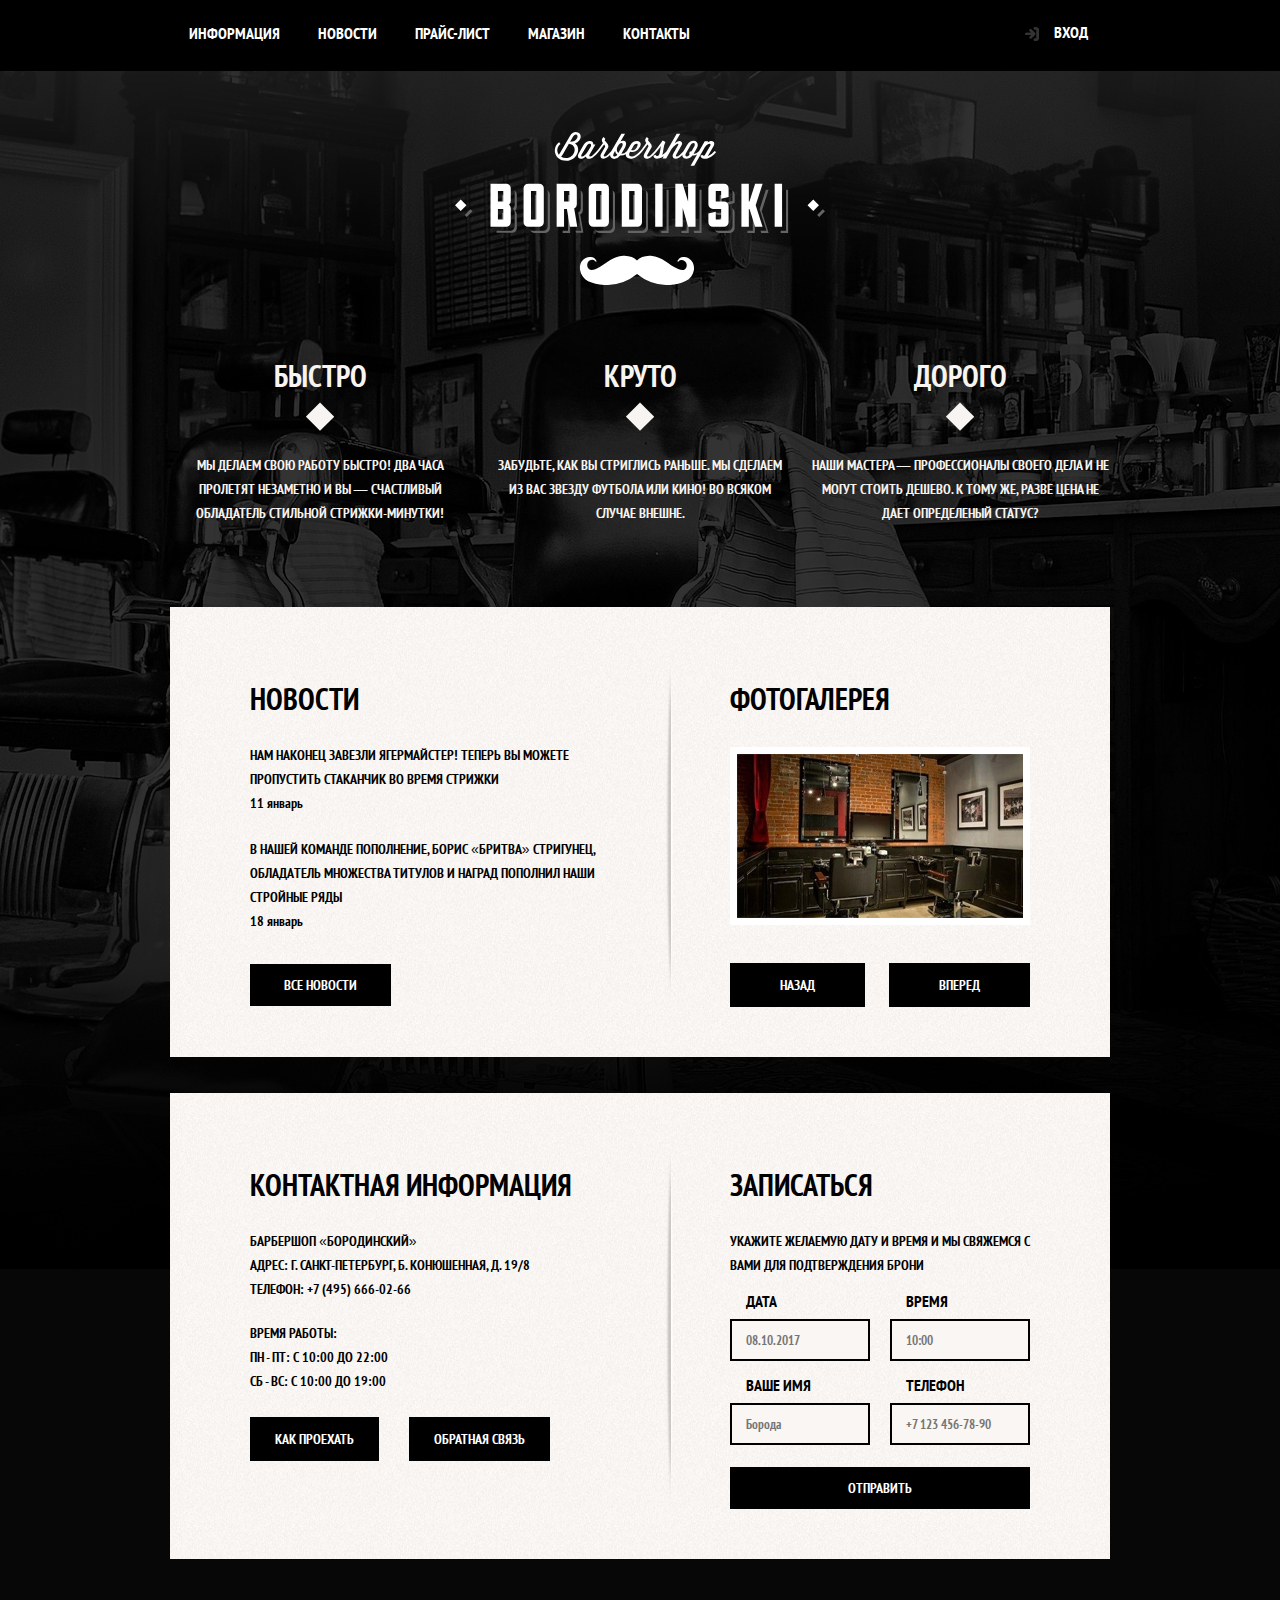
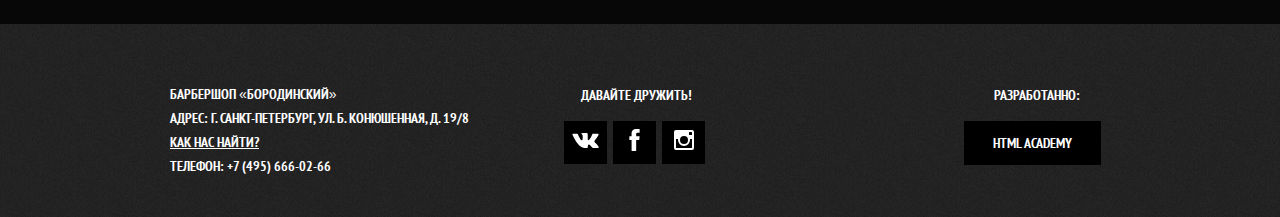
<file: index.html>
<!DOCTYPE HTML>
<html>
<head>
<meta charset="utf-8"> 
<link rel="stylesheet" type="text/css" href="css/style.css" />
<meta name="viewport" content="width=device-width, initial-scale=1.0">
<title>Barbershop Home</title>
</head>

<body>
    <header>
        <h1 class="visually-hidden">Барбершоп "Бородинский"</h1>
        <div class="container">
            <nav class="menu-top">
                <ul class="menu-top__left-menu">
                    <li><a href="">Информация</a></li>
                    <li><a href="">Новости</a></li>
                    <li><a href="price.html">Прайс-лист</a></li>
                    <li><a href="shop.html">Магазин</a></li>
                    <li><a href="">Контакты</a></li>
                </ul>
                <ul class="menu-top__right-menu">
                    <li><a class="register-button" href=""><img src="svg/login.svg" alt="" class="login-ico">Вход</a></li>
                </ul>
            </nav>
        </div>
    </header>
    <main>
        <div class="container">
            <section class="promo">
                <img src="svg/index-logo.svg" width="200px" height="auto" alt="" class="promo__logo">
                <ul class="promo__edges">
                    <li class="edge">
                        <h2>Быстро</h2>
                        <img src="svg/romb.svg" alt="">
                        <p>МЫ ДЕЛАЕМ СВОЮ РАБОТУ БЫСТРО! ДВА ЧАСА ПРОЛЕТЯТ НЕЗАМЕТНО И ВЫ — СЧАСТЛИВЫЙ ОБЛАДАТЕЛЬ СТИЛЬНОЙ СТРИЖКИ-МИНУТКИ!</p>
                    </li>
                    <li class="edge">
                        <h2>Круто</h2>
                        <img src="svg/romb.svg" alt="">
                        <p>ЗАБУДЬТЕ, КАК ВЫ СТРИГЛИСЬ РАНЬШЕ. МЫ СДЕЛАЕМ ИЗ ВАС ЗВЕЗДУ ФУТБОЛА ИЛИ КИНО! ВО ВСЯКОМ СЛУЧАЕ ВНЕШНЕ.
                        </p>
                    </li>
                    <li class="edge">
                        <h2>Дорого</h2>
                        <img src="svg/romb.svg" alt="">
                        <p>НАШИ МАСТЕРА — ПРОФЕССИОНАЛЫ СВОЕГО ДЕЛА И НЕ МОГУТ СТОИТЬ ДЕШЕВО. К ТОМУ ЖЕ, РАЗВЕ ЦЕНА НЕ ДАЕТ ОПРЕДЕЛЕНЫЙ СТАТУС?</p>
                    </li>
                </ul>
            </section><!-- /.promo -->

            <section class="widget widget__news">
                <div class="widget__left-block">
                    <h2>Новости</h2>
                    <div class="widget__news__scroll-area">
                        <p>НАМ НАКОНЕЦ ЗАВЕЗЛИ ЯГЕРМАЙСТЕР! ТЕПЕРЬ ВЫ МОЖЕТЕ ПРОПУСТИТЬ СТАКАНЧИК ВО ВРЕМЯ СТРИЖКИ</p>
                        <p class="date">11 январь</p>
                        <p>В НАШЕЙ КОМАНДЕ ПОПОЛНЕНИЕ, БОРИС «БРИТВА» СТРИГУНЕЦ, ОБЛАДAТЕЛЬ МНОЖЕСТВА ТИТУЛОВ И НАГРАД ПОПОЛНИЛ НАШИ СТРОЙНЫЕ РЯДЫ</p>
                        <p class="date">18 январь</p>
                    </div><!-- /.scroll-area -->
                    <a href="" class="btn all-news">все новости</a>
                </div><!-- /.widget__left-block -->
                <img src="img/border.png" class="border"/>
                <div class="widget__right-block">
                    <h2>Фотогалерея</h2>
                    <img src="img/1.jpg" height="164" width="286" alt="" class="slider">
                    <div class="slider-controls"><button class="btn prev">Назад</button><button class="btn next">Вперед</button></div>
                </div><!-- /.widget__right-block -->
            </section><!-- /.widget__news -->

            <section class="widget widget-contacts">
                <div class="widget__left-block">
                    <h2>Контактная информация</h2>
                    <p>БАРБЕРШОП «БОРОДИНСКИЙ»<br>
                    АДРЕС: Г. САНКТ-ПЕТЕРБУРГ, Б. КОНЮШЕННАЯ, Д. 19/8<br>
                    ТЕЛЕФОН: +7 (495) 666-02-66</p>
                    <p>ВРЕМЯ РАБОТЫ:<br>
                    ПН - ПТ: С 10:00 ДО 22:00<br>
                    СБ - ВС: С 10:00 ДО 19:00</p>
                    <div class="buttons-wraper">
                        <a class="btn" id="js-map-show" href="">Как проехать</a>
                        <a class="btn" href="">Обратная связь</a>
                    </div>
                </div><!-- /.widget__left-block -->
                <img src="img/border.png" class="border"/>
                <div class="widget__right-block">
                    <h2>Записаться</h2>
                    <p>УКАЖИТЕ ЖЕЛАЕМУЮ ДАТУ И ВРЕМЯ И МЫ СВЯЖЕМСЯ С ВАМИ ДЛЯ ПОДТВЕРЖДЕНИЯ БРОНИ</p>
                    <form action="get" class="feedback">
                        <div class="input-wraper">
                            <div class="input-group">
                                <label for="date">Дата</label>
                                <input type="text" id="date" placeholder="08.10.2017">
                                <label for="name">Ваше Имя</label>
                                <input type="text" id="name" placeholder="Борода">
                            </div>
                            <div class="input-group">
                                <label for="time">Время</label>
                                <input type="text" id="time" placeholder="10:00">
                                <label for="tel">Телефон</label>
                                <input type="text" id="tel" placeholder="+7 123 456-78-90">
                            </div>
                        </div> <!-- input-wraper-->
                        <button type="submit" class="btn">Отправить</button>
                    </form>
                </div><!-- /.widget__right-block -->
            </section><!-- /.widget-contacts -->    
        </div><!-- /.container -->
    </main>
    <footer>
        <div class="container flex-box">
            <div class="about">
                <p>БАРБЕРШОП «БОРОДИНСКИЙ» <br>
                АДРЕС: Г. САНКТ-ПЕТЕРБУРГ, УЛ. Б. КОНЮШЕННАЯ, Д. 19/8 <br>
                <a href="">КАК НАС НАЙТИ?</a><br>
                ТЕЛЕФОН: +7 (495) 666-02-66</p>
            </div><!-- /.about -->

            <div class="socials">
                <p>Давайте дружить!</p>
                <ul class="social__links">
                    <li class="soc-link"><a href="">
                            <p class="visually-hidden">Вконтакте</p>
                            <svg xmlns="http://www.w3.org/2000/svg" width="27" height="15" viewBox="0 0 26.14 14.91"><path d="M26 13.47l-.09-.17a13.55 13.55 0 0 0-2.6-3q-.87-.83-1.1-1.12A1 1 0 0 1 22 8a10.27 10.27 0 0 1 1.22-1.78l.88-1.16q2.35-3.13 2-4L26 .94a.8.8 0 0 0-.4-.22 2.14 2.14 0 0 0-.87 0h-3.92a.51.51 0 0 0-.27 0h-.3a.6.6 0 0 0-.15.14.93.93 0 0 0-.14.24 22.22 22.22 0 0 1-1.46 3.06q-.5.84-.93 1.46a7 7 0 0 1-.71.91 4.94 4.94 0 0 1-.52.47q-.23.18-.35.15l-.23-.05a.9.9 0 0 1-.31-.33 1.49 1.49 0 0 1-.16-.53V1.6a3.14 3.14 0 0 0 0-.62 2.12 2.12 0 0 0-.14-.44.73.73 0 0 0-.28-.33 1.57 1.57 0 0 0-.46-.18A9 9 0 0 0 12.57 0a8.93 8.93 0 0 0-3.25.33 1.83 1.83 0 0 0-.52.41q-.25.3-.07.33a1.67 1.67 0 0 1 1.16.59l.08.16a2.6 2.6 0 0 1 .19.63 6.32 6.32 0 0 1 .12 1 10.59 10.59 0 0 1 0 1.7q-.07.71-.13 1.1a2.21 2.21 0 0 1-.18.64 2.69 2.69 0 0 1-.16.3l-.07.07a1 1 0 0 1-.37.07.86.86 0 0 1-.46-.19 3.27 3.27 0 0 1-.56-.52 7 7 0 0 1-.66-.93q-.37-.6-.76-1.42l-.22-.39q-.2-.38-.56-1.11t-.62-1.43A.9.9 0 0 0 5.2.9h-.07a.93.93 0 0 0-.22-.16A1.44 1.44 0 0 0 4.6.65L.87.68A1 1 0 0 0 .1.94L0 1a.44.44 0 0 0 0 .22 1.08 1.08 0 0 0 .08.37Q.9 3.53 1.86 5.31t1.66 2.87Q4.23 9.27 5 10.24t1 1.24l.37.41.34.33a8.06 8.06 0 0 0 1 .78 16.34 16.34 0 0 0 1.4.9 7.6 7.6 0 0 0 1.79.72 6.19 6.19 0 0 0 2 .22h1.57a1.08 1.08 0 0 0 .72-.3l.05-.07a.9.9 0 0 0 .1-.25 1.38 1.38 0 0 0 0-.37 4.48 4.48 0 0 1 .09-1.05 2.77 2.77 0 0 1 .23-.71 1.74 1.74 0 0 1 .29-.4 1.19 1.19 0 0 1 .23-.2h.11a.86.86 0 0 1 .77.21 4.52 4.52 0 0 1 .83.79q.39.47.93 1.05a6.41 6.41 0 0 0 1 .87l.27.16a3.31 3.31 0 0 0 .71.3 1.53 1.53 0 0 0 .76.07l3.48-.05a1.58 1.58 0 0 0 .8-.17.68.68 0 0 0 .34-.37 1.06 1.06 0 0 0 0-.46 1.71 1.71 0 0 0-.1-.36z" fill="#fff"/></svg>
                        </a>
                    </li>
                    <li class="soc-link"><a href="">
                            <p class="visually-hidden">Фейсбук</p>
                            <svg xmlns="http://www.w3.org/2000/svg" width="19" height="22" viewBox="0 0 10.15 21.74"><path d="M3.34 1.12A4.77 4.77 0 0 1 6.53 0h3.61v3.81H7.81a1.07 1.07 0 0 0-1.09.83v2.55h3.42c-.08 1.23-.24 2.45-.41 3.67h-3v10.87H2.21V10.86H0V7.21h2.19V3.66a3.83 3.83 0 0 1 1.15-2.54z" fill="#fff"/></svg>
                        </a>
                    </li>
                    <li class="soc-link"><a href="">
                            <p class="visually-hidden">Инстаграм</p>
                            <svg xmlns="http://www.w3.org/2000/svg" width="20" height="20" viewBox="0 0 20 20"><path d="M18 0H2a2 2 0 0 0-2 2v16a2 2 0 0 0 2 2h16a2 2 0 0 0 2-2V2a2 2 0 0 0-2-2zm-8 6a4 4 0 1 1-4 4 4 4 0 0 1 4-4zM2.5 18a.47.47 0 0 1-.5-.5V9h2.1a3.4 3.4 0 0 0-.1 1 6 6 0 1 0 12 0 3.4 3.4 0 0 0-.1-1H18v8.5a.47.47 0 0 1-.5.5zM18 4.5a.47.47 0 0 1-.5.5h-2a.47.47 0 0 1-.5-.5v-2a.47.47 0 0 1 .5-.5h2a.47.47 0 0 1 .5.5z" fill="#fff"/></svg>
                        </a>
                    </li>
                </ul>
            </div><!-- /.socials -->
            <div class="copyright">
                <p>Разработанно:</p>
                <a href="" class="btn">HTML Academy</a>
            </div><!-- /.copyright -->
        </div><!-- /.container -->
    </footer>

<!-- :::::POPUPS::::::::::::::::::::: -->

<!-- :::::REGISTER POPUP:::::::::::-->

<div class="popup-container" id="register">
    <div class="register-popup">
        <div class="register-popup-close"></div>
        <form class="register-form">
            <h2>Личный кабинет</h2>
            <p>Введите пожалуйста свой логин и пароль</p>
            <label for="login" class="visually-hidden">Логин</label>
            <input type="text" id="login" name="login" placeholder="Логин">
            <span><img src="svg/user.svg" class="input-ico"></span><br>
            <label for="password" class="visually-hidden">Пароль</label>
            <input type="password" id="password" name="password" placeholder="Пароль">
            <span><img src="svg/lock.svg" class="input-ico"></span>
            <div class="remember-block-wrapper">
                <input type="checkbox" id="remember-me" name="remember_me">
                <div class="checkbox"></div>
                <label for="remember-me">Запомните меня</label>
                <a href="" class="">Я забыл пароль!</a>
            </div>
            <button type="submit" class="btn">Войти</button>
        </form>
    </div>
</div>

<!-- :::::MAP POPUP:::::::::::-->
<div class="popup-container" id="map">
    <div class="map-popup">
        <div class="map-popup-close"></div>
        <img  src="img/map.jpg"class="static-map">
    </div>
</div>

<!-- ::::::: SCRIPTS ::::::::: -->
<script src="js/scripts.js"></script>

</body>
</html>
</file>
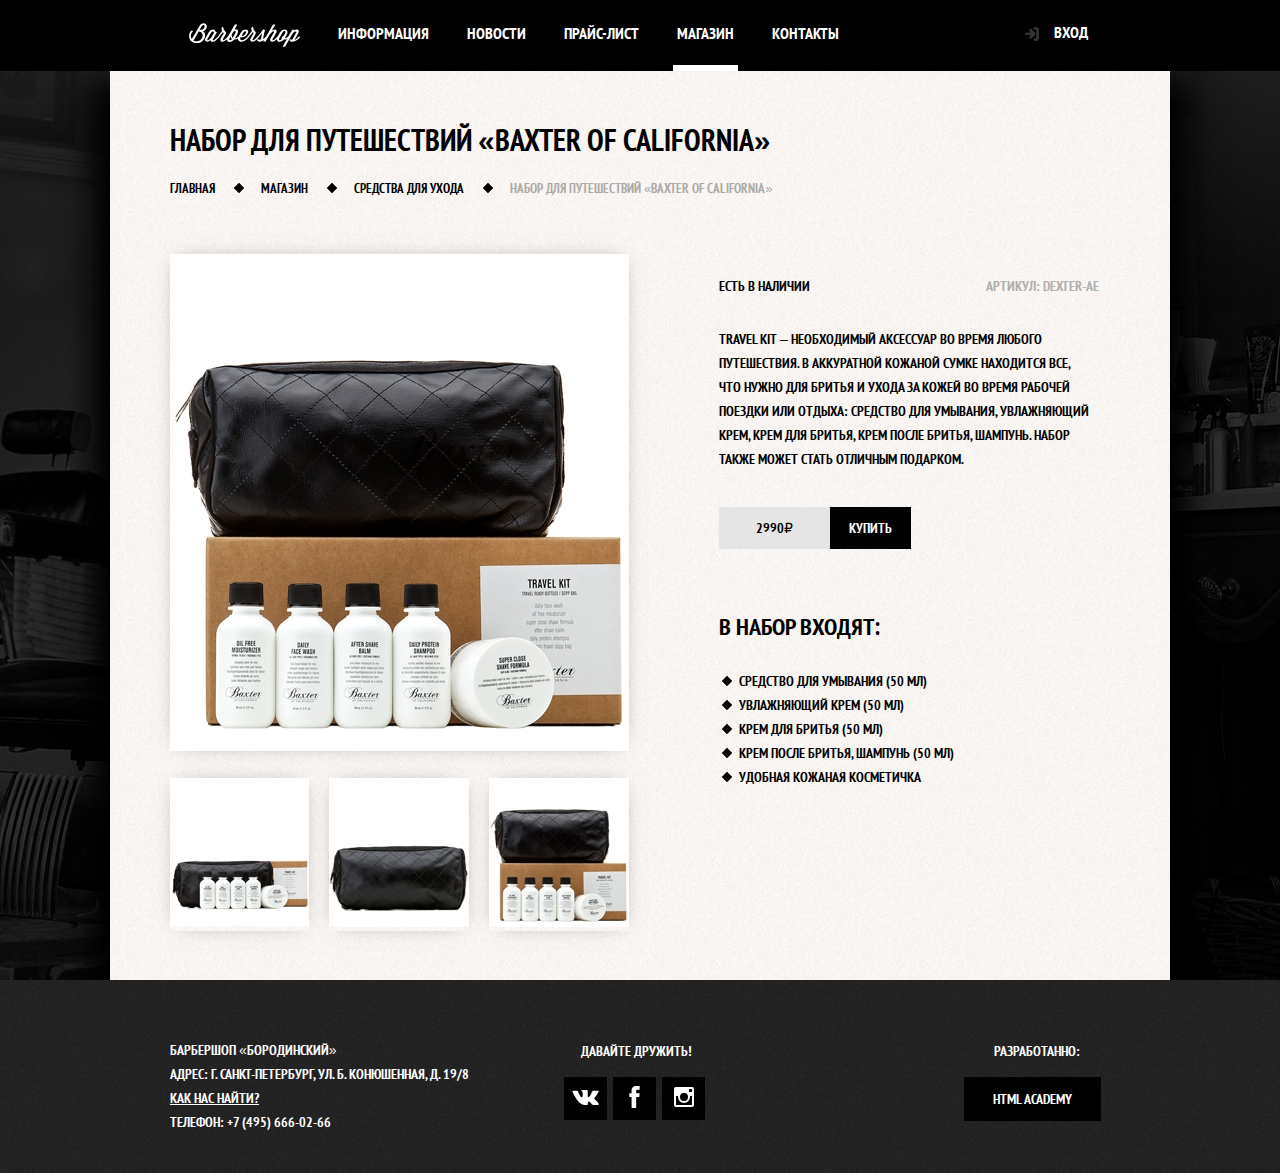
<file: item.html>
<!DOCTYPE HTML>
<html>
<head>
<meta charset="utf-8"> 
<link rel="stylesheet" type="text/css" href="css/style.css" />
<meta name="viewport" content="width=device-width, initial-scale=1.0">


<title>Barbershop Item</title>

<!-- :::::::::::::::::::::::::::::: HEADER :::::::::::::::::::::::::::::::: -->

</head>
<body>
 	<header>
        <h1 class="visually-hidden">Барбершоп "Бородинский"</h1>
        <div class="container">
            <nav class="menu-top">
                <ul class="menu-top__left-menu">
                    <li><a href=""><img src="svg/logo.svg"></a></li>
                    <li><a href="">Информация</a></li>
                    <li><a href="">Новости</a></li>
                    <li><a href="price.html">Прайс-лист</a></li>
                    <li><a class="active" href="shop.html">Магазин</a></li>
                    <li><a href="">Контакты</a></li>
                </ul>
                <ul class="menu-top__right-menu">
                    <li><a class="register-button" href=""><img src="svg/login.svg" alt="" class="login-ico">Вход</a></li>
                </ul>
            </nav>
        </div>
    </header>
    
    <main>
    	<div class="container">
    		<div class="shop">
    			<h2>набор для путешествий «Baxter of California»</h2>
				<ul class="breadcrumbs">
					<li><a class="crumb" href="">Главная</a></li>
					<li><a class="crumb" href="">Магазин</a></li>
					<li><a class="crumb"href="">Средства для ухода</a></li>
					<li><a class="crumb active"href="">набор для путешествий «Baxter of California»</a></li>
				</ul>
				<div class="shop-content">
					<div class="col">
						<a href=""><img src="img/item.png" alt="" class="item-big"></a>
						<div class="item-wrapper">
							<a class="item-mini" href=""><img src="img/item1.png" alt=""></a>
							<a class="item-mini" href=""><img src="img/item2.png" alt=""></a>
							<a class="item-mini" href=""><img src="img/item3.png" alt=""></a>
						</div>
					</div><!-- /.col -->
					<div class="product-description">
						<div class="product-description__info">
							<p class="exist">есть в наличии</p>
							<p class="art">артикул: dexter-ae</p>
						</div>
						<p class="product-description__desc">Travel Kit – необходимый аксессуар во время любого путешествия. В аккуратной кожаной сумке находится все, что нужно для бритья и ухода за кожей во время рабочей поездки или отдыха: средство для умывания, увлажняющий крем, крем для бритья, крем после бритья, шампунь. Набор также может стать отличным подарком.</p>
						<div class="price-wrapper">
							<p class="price">2990₽</p>
							<a href="" class="btn">Купить</a>
						</div>
						<div class="product-complect">
							<h3 class="header">В набор входят:</h3>
							<ul class="product-complect__list">
								<li>Средство для умывания (50 мл)</li>
								<li>Увлажняющий крем (50 мл)</li>
								<li>Крем для бритья (50 мл)</li>
								<li>Крем после бритья, шампунь (50 мл)</li>
								<li>Удобная кожаная косметичка</li>
							</ul>
						</div>
					</div>
				</div><!-- /.shop-content -->
    		</div><!-- /.shop -->
    	</div>	
    </main>

	<footer style="margin-top:0px;">
        <div class="container flex-box">
            <div class="about">
                <p>БАРБЕРШОП «БОРОДИНСКИЙ» <br>
                АДРЕС: Г. САНКТ-ПЕТЕРБУРГ, УЛ. Б. КОНЮШЕННАЯ, Д. 19/8 <br>
                <a href="">КАК НАС НАЙТИ?</a><br>
                ТЕЛЕФОН: +7 (495) 666-02-66</p>
            </div><!-- /.about -->

            <div class="socials">
                <p>Давайте дружить!</p>
                <ul class="social__links">
                    <li class="soc-link"><a href="">
                            <p class="visually-hidden">Вконтакте</p>
                            <svg xmlns="http://www.w3.org/2000/svg" width="27" height="15" viewBox="0 0 26.14 14.91"><path d="M26 13.47l-.09-.17a13.55 13.55 0 0 0-2.6-3q-.87-.83-1.1-1.12A1 1 0 0 1 22 8a10.27 10.27 0 0 1 1.22-1.78l.88-1.16q2.35-3.13 2-4L26 .94a.8.8 0 0 0-.4-.22 2.14 2.14 0 0 0-.87 0h-3.92a.51.51 0 0 0-.27 0h-.3a.6.6 0 0 0-.15.14.93.93 0 0 0-.14.24 22.22 22.22 0 0 1-1.46 3.06q-.5.84-.93 1.46a7 7 0 0 1-.71.91 4.94 4.94 0 0 1-.52.47q-.23.18-.35.15l-.23-.05a.9.9 0 0 1-.31-.33 1.49 1.49 0 0 1-.16-.53V1.6a3.14 3.14 0 0 0 0-.62 2.12 2.12 0 0 0-.14-.44.73.73 0 0 0-.28-.33 1.57 1.57 0 0 0-.46-.18A9 9 0 0 0 12.57 0a8.93 8.93 0 0 0-3.25.33 1.83 1.83 0 0 0-.52.41q-.25.3-.07.33a1.67 1.67 0 0 1 1.16.59l.08.16a2.6 2.6 0 0 1 .19.63 6.32 6.32 0 0 1 .12 1 10.59 10.59 0 0 1 0 1.7q-.07.71-.13 1.1a2.21 2.21 0 0 1-.18.64 2.69 2.69 0 0 1-.16.3l-.07.07a1 1 0 0 1-.37.07.86.86 0 0 1-.46-.19 3.27 3.27 0 0 1-.56-.52 7 7 0 0 1-.66-.93q-.37-.6-.76-1.42l-.22-.39q-.2-.38-.56-1.11t-.62-1.43A.9.9 0 0 0 5.2.9h-.07a.93.93 0 0 0-.22-.16A1.44 1.44 0 0 0 4.6.65L.87.68A1 1 0 0 0 .1.94L0 1a.44.44 0 0 0 0 .22 1.08 1.08 0 0 0 .08.37Q.9 3.53 1.86 5.31t1.66 2.87Q4.23 9.27 5 10.24t1 1.24l.37.41.34.33a8.06 8.06 0 0 0 1 .78 16.34 16.34 0 0 0 1.4.9 7.6 7.6 0 0 0 1.79.72 6.19 6.19 0 0 0 2 .22h1.57a1.08 1.08 0 0 0 .72-.3l.05-.07a.9.9 0 0 0 .1-.25 1.38 1.38 0 0 0 0-.37 4.48 4.48 0 0 1 .09-1.05 2.77 2.77 0 0 1 .23-.71 1.74 1.74 0 0 1 .29-.4 1.19 1.19 0 0 1 .23-.2h.11a.86.86 0 0 1 .77.21 4.52 4.52 0 0 1 .83.79q.39.47.93 1.05a6.41 6.41 0 0 0 1 .87l.27.16a3.31 3.31 0 0 0 .71.3 1.53 1.53 0 0 0 .76.07l3.48-.05a1.58 1.58 0 0 0 .8-.17.68.68 0 0 0 .34-.37 1.06 1.06 0 0 0 0-.46 1.71 1.71 0 0 0-.1-.36z" fill="#fff"/></svg>
                        </a>
                    </li>
                    <li class="soc-link"><a href="">
                            <p class="visually-hidden">Фейсбук</p>
                            <svg xmlns="http://www.w3.org/2000/svg" width="19" height="22" viewBox="0 0 10.15 21.74"><path d="M3.34 1.12A4.77 4.77 0 0 1 6.53 0h3.61v3.81H7.81a1.07 1.07 0 0 0-1.09.83v2.55h3.42c-.08 1.23-.24 2.45-.41 3.67h-3v10.87H2.21V10.86H0V7.21h2.19V3.66a3.83 3.83 0 0 1 1.15-2.54z" fill="#fff"/></svg>
                        </a>
                    </li>
                    <li class="soc-link"><a href="">
                            <p class="visually-hidden">Инстаграм</p>
                            <svg xmlns="http://www.w3.org/2000/svg" width="20" height="20" viewBox="0 0 20 20"><path d="M18 0H2a2 2 0 0 0-2 2v16a2 2 0 0 0 2 2h16a2 2 0 0 0 2-2V2a2 2 0 0 0-2-2zm-8 6a4 4 0 1 1-4 4 4 4 0 0 1 4-4zM2.5 18a.47.47 0 0 1-.5-.5V9h2.1a3.4 3.4 0 0 0-.1 1 6 6 0 1 0 12 0 3.4 3.4 0 0 0-.1-1H18v8.5a.47.47 0 0 1-.5.5zM18 4.5a.47.47 0 0 1-.5.5h-2a.47.47 0 0 1-.5-.5v-2a.47.47 0 0 1 .5-.5h2a.47.47 0 0 1 .5.5z" fill="#fff"/></svg>
                        </a>
                    </li>
                </ul>
            </div><!-- /.socials -->
            <div class="copyright">
                <p>Разработанно:</p>
                <a href="" class="btn">HTML Academy</a>
            </div><!-- /.copyright -->
        </div><!-- /.container -->
    </footer>

<!-- :::::::: REGISTER POPUP :::::::::::-->
<div class="popup-container" id="register">
    <div class="register-popup">
        <div class="register-popup-close"></div>
        <form class="register-form">
            <h2>Личный кабинет</h2>
            <p>Введите пожалуйста свой логин и пароль</p>
            <label for="login" class="visually-hidden">Логин</label>
            <input type="text" id="login" name="login" placeholder="Логин">
            <span><img src="svg/user.svg" class="input-ico"></span><br>
            <label for="password" class="visually-hidden">Пароль</label>
            <input type="password" id="password" name="password" placeholder="Пароль">
            <span><img src="svg/lock.svg" class="input-ico"></span>
            <div class="remember-block-wrapper">
                <input type="checkbox" id="remember-me" name="remember_me">
                <div class="checkbox"></div>
                <label for="remember-me">Запомните меня</label>
                <a href="" class="">Я забыл пароль!</a>
            </div>
            <button type="submit" class="btn">Войти</button>
        </form>
    </div>
</div>

<!-- ::::::: SCRIPTS ::::::::: -->
<script src="js/scripts.js"></script>  
</body>
</html>
</file>
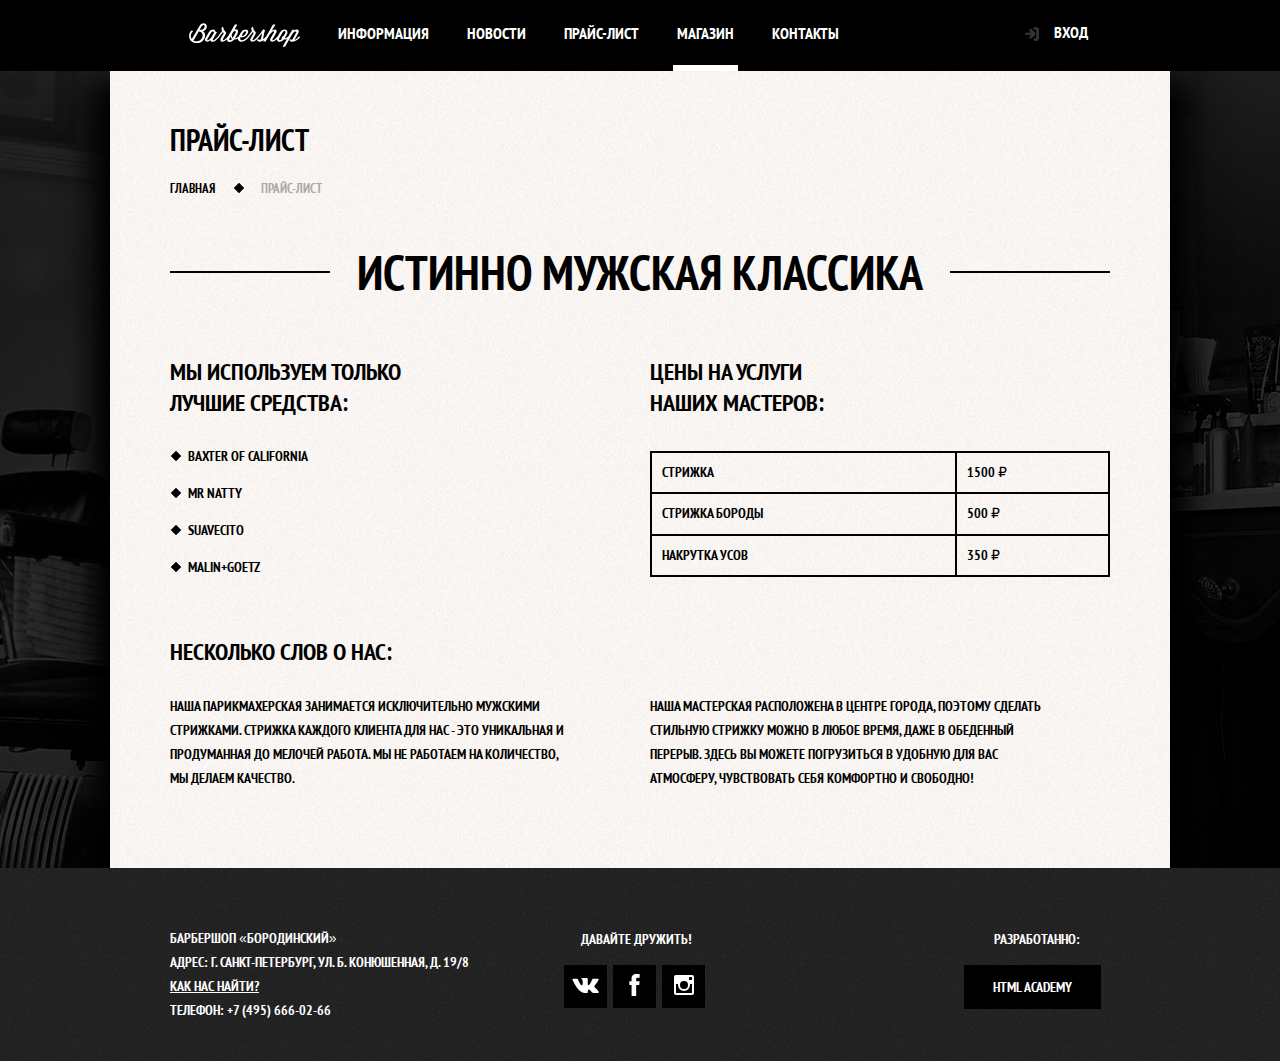
<file: price.html>
<!DOCTYPE HTML>
<html>
<head>
<meta charset="utf-8"> 
<link rel="stylesheet" type="text/css" href="css/style.css" />
<meta name="viewport" content="width=device-width, initial-scale=1.0">
<title>Barbershop Price-List</title>
</head>
<body>
	<header>
        <h1 class="visually-hidden">Барбершоп "Бородинский"</h1>
        <div class="container">
            <nav class="menu-top">
                <ul class="menu-top__left-menu">
                    <li><a href=""><img src="svg/logo.svg"></a></li>
                    <li><a href="">Информация</a></li>
                    <li><a href="">Новости</a></li>
                    <li><a href="price.html">Прайс-лист</a></li>
                    <li><a class="active" href="shop.html">Магазин</a></li>
                    <li><a href="">Контакты</a></li>
                </ul>
                <ul class="menu-top__right-menu">
                    <li><a class="register-button" href=""><img src="svg/login.svg" alt="" class="login-ico">Вход</a></li>
                </ul>
            </nav>
        </div>
    </header>

    <main>
    	<div class="container">
    		<div class="shop">
    			<h2>Прайс-лист</h2>
				<ul class="breadcrumbs">
					<li><a class="crumb" href="">Главная</a></li>
					<li><a class="crumb active" href="">Прайс-лист</a></li>
				</ul>
                <div class="price-list">
                	<div class="price-list__header-flex">
                		<img src="img/hline.png" alt="$">
    					<h1>Истинно мужская классика</h1>
    					<img src="img/hline.png" alt="$">			
                	</div>
                	<!-- wrapper -->
                	<div class="price-list-row">
                		<div class="price-list-col">
		                	<h3>Мы используем только <br> лучшие средства:</h3>
		                	<ul class="what-we-use">
		                		<li>Baxter of California</li>
		                		<li>MR Natty</li>
		                		<li>Suavecito</li>
		                		<li>Malin+Goetz</li>
		                	</ul>
		                </div>
		                <div class="price-list-col">
		                	<h3>Цены на услуги<br> наших мастеров:</h3>
		                	<div class="price-table">
		                		<div class="table-row">
		                			<div class="table-cell">стрижка</div>
		                			<div class="table-cell">1500 ₽</div>
		                		</div>
		                		<div class="table-row">
		                			<div class="table-cell">стрижка бороды</div>
		                			<div class="table-cell">500 ₽</div>
		                		</div>
		                		<div class="table-row">
		                			<div class="table-cell">накрутка усов</div>
		                			<div class="table-cell">350 ₽</div>
		                		</div>
		                	</div>
		                </div>
	                </div>
                	<h3>Несколько слов о нас:</h3>
                	<div class="price-list-row">
                		<div class="price-list-col">
		                	<p>Наша парикмахерская занимается исключительно мужскими стрижками. Стрижка каждого клиента для нас - это уникальная и продуманная до мелочей работа. Мы не работаем на количество, мы делаем качество.</p>
	                	</div>
	                	<div class="price-list-col">
		                	<p>Наша мастерская расположена в центре города, поэтому сделать стильную стрижку можно в любое время, даже в обеденный перерыв. Здесь вы можете погрузиться в удобную для вас атмосферу, чувствовать себя комфортно и свободно!</p>
		                </div>
	                </div>
                </div><!-- /.price-list -->
    		</div>
    	</div>
    </main>

    <footer style="margin-top:0px;">
        <div class="container flex-box">
            <div class="about">
                <p>БАРБЕРШОП «БОРОДИНСКИЙ» <br>
                АДРЕС: Г. САНКТ-ПЕТЕРБУРГ, УЛ. Б. КОНЮШЕННАЯ, Д. 19/8 <br>
                <a href="">КАК НАС НАЙТИ?</a><br>
                ТЕЛЕФОН: +7 (495) 666-02-66</p>
            </div><!-- /.about -->

            <div class="socials">
                <p>Давайте дружить!</p>
                <ul class="social__links">
                    <li class="soc-link"><a href="">
                            <p class="visually-hidden">Вконтакте</p>
                            <svg xmlns="http://www.w3.org/2000/svg" width="27" height="15" viewBox="0 0 26.14 14.91"><path d="M26 13.47l-.09-.17a13.55 13.55 0 0 0-2.6-3q-.87-.83-1.1-1.12A1 1 0 0 1 22 8a10.27 10.27 0 0 1 1.22-1.78l.88-1.16q2.35-3.13 2-4L26 .94a.8.8 0 0 0-.4-.22 2.14 2.14 0 0 0-.87 0h-3.92a.51.51 0 0 0-.27 0h-.3a.6.6 0 0 0-.15.14.93.93 0 0 0-.14.24 22.22 22.22 0 0 1-1.46 3.06q-.5.84-.93 1.46a7 7 0 0 1-.71.91 4.94 4.94 0 0 1-.52.47q-.23.18-.35.15l-.23-.05a.9.9 0 0 1-.31-.33 1.49 1.49 0 0 1-.16-.53V1.6a3.14 3.14 0 0 0 0-.62 2.12 2.12 0 0 0-.14-.44.73.73 0 0 0-.28-.33 1.57 1.57 0 0 0-.46-.18A9 9 0 0 0 12.57 0a8.93 8.93 0 0 0-3.25.33 1.83 1.83 0 0 0-.52.41q-.25.3-.07.33a1.67 1.67 0 0 1 1.16.59l.08.16a2.6 2.6 0 0 1 .19.63 6.32 6.32 0 0 1 .12 1 10.59 10.59 0 0 1 0 1.7q-.07.71-.13 1.1a2.21 2.21 0 0 1-.18.64 2.69 2.69 0 0 1-.16.3l-.07.07a1 1 0 0 1-.37.07.86.86 0 0 1-.46-.19 3.27 3.27 0 0 1-.56-.52 7 7 0 0 1-.66-.93q-.37-.6-.76-1.42l-.22-.39q-.2-.38-.56-1.11t-.62-1.43A.9.9 0 0 0 5.2.9h-.07a.93.93 0 0 0-.22-.16A1.44 1.44 0 0 0 4.6.65L.87.68A1 1 0 0 0 .1.94L0 1a.44.44 0 0 0 0 .22 1.08 1.08 0 0 0 .08.37Q.9 3.53 1.86 5.31t1.66 2.87Q4.23 9.27 5 10.24t1 1.24l.37.41.34.33a8.06 8.06 0 0 0 1 .78 16.34 16.34 0 0 0 1.4.9 7.6 7.6 0 0 0 1.79.72 6.19 6.19 0 0 0 2 .22h1.57a1.08 1.08 0 0 0 .72-.3l.05-.07a.9.9 0 0 0 .1-.25 1.38 1.38 0 0 0 0-.37 4.48 4.48 0 0 1 .09-1.05 2.77 2.77 0 0 1 .23-.71 1.74 1.74 0 0 1 .29-.4 1.19 1.19 0 0 1 .23-.2h.11a.86.86 0 0 1 .77.21 4.52 4.52 0 0 1 .83.79q.39.47.93 1.05a6.41 6.41 0 0 0 1 .87l.27.16a3.31 3.31 0 0 0 .71.3 1.53 1.53 0 0 0 .76.07l3.48-.05a1.58 1.58 0 0 0 .8-.17.68.68 0 0 0 .34-.37 1.06 1.06 0 0 0 0-.46 1.71 1.71 0 0 0-.1-.36z" fill="#fff"/></svg>
                        </a>
                    </li>
                    <li class="soc-link"><a href="">
                            <p class="visually-hidden">Фейсбук</p>
                            <svg xmlns="http://www.w3.org/2000/svg" width="19" height="22" viewBox="0 0 10.15 21.74"><path d="M3.34 1.12A4.77 4.77 0 0 1 6.53 0h3.61v3.81H7.81a1.07 1.07 0 0 0-1.09.83v2.55h3.42c-.08 1.23-.24 2.45-.41 3.67h-3v10.87H2.21V10.86H0V7.21h2.19V3.66a3.83 3.83 0 0 1 1.15-2.54z" fill="#fff"/></svg>
                        </a>
                    </li>
                    <li class="soc-link"><a href="">
                            <p class="visually-hidden">Инстаграм</p>
                            <svg xmlns="http://www.w3.org/2000/svg" width="20" height="20" viewBox="0 0 20 20"><path d="M18 0H2a2 2 0 0 0-2 2v16a2 2 0 0 0 2 2h16a2 2 0 0 0 2-2V2a2 2 0 0 0-2-2zm-8 6a4 4 0 1 1-4 4 4 4 0 0 1 4-4zM2.5 18a.47.47 0 0 1-.5-.5V9h2.1a3.4 3.4 0 0 0-.1 1 6 6 0 1 0 12 0 3.4 3.4 0 0 0-.1-1H18v8.5a.47.47 0 0 1-.5.5zM18 4.5a.47.47 0 0 1-.5.5h-2a.47.47 0 0 1-.5-.5v-2a.47.47 0 0 1 .5-.5h2a.47.47 0 0 1 .5.5z" fill="#fff"/></svg>
                        </a>
                    </li>
                </ul>
            </div><!-- /.socials -->
            <div class="copyright">
                <p>Разработанно:</p>
                <a href="" class="btn">HTML Academy</a>
            </div><!-- /.copyright -->
        </div><!-- /.container -->
    </footer>
    
</body>
</html>
</file>
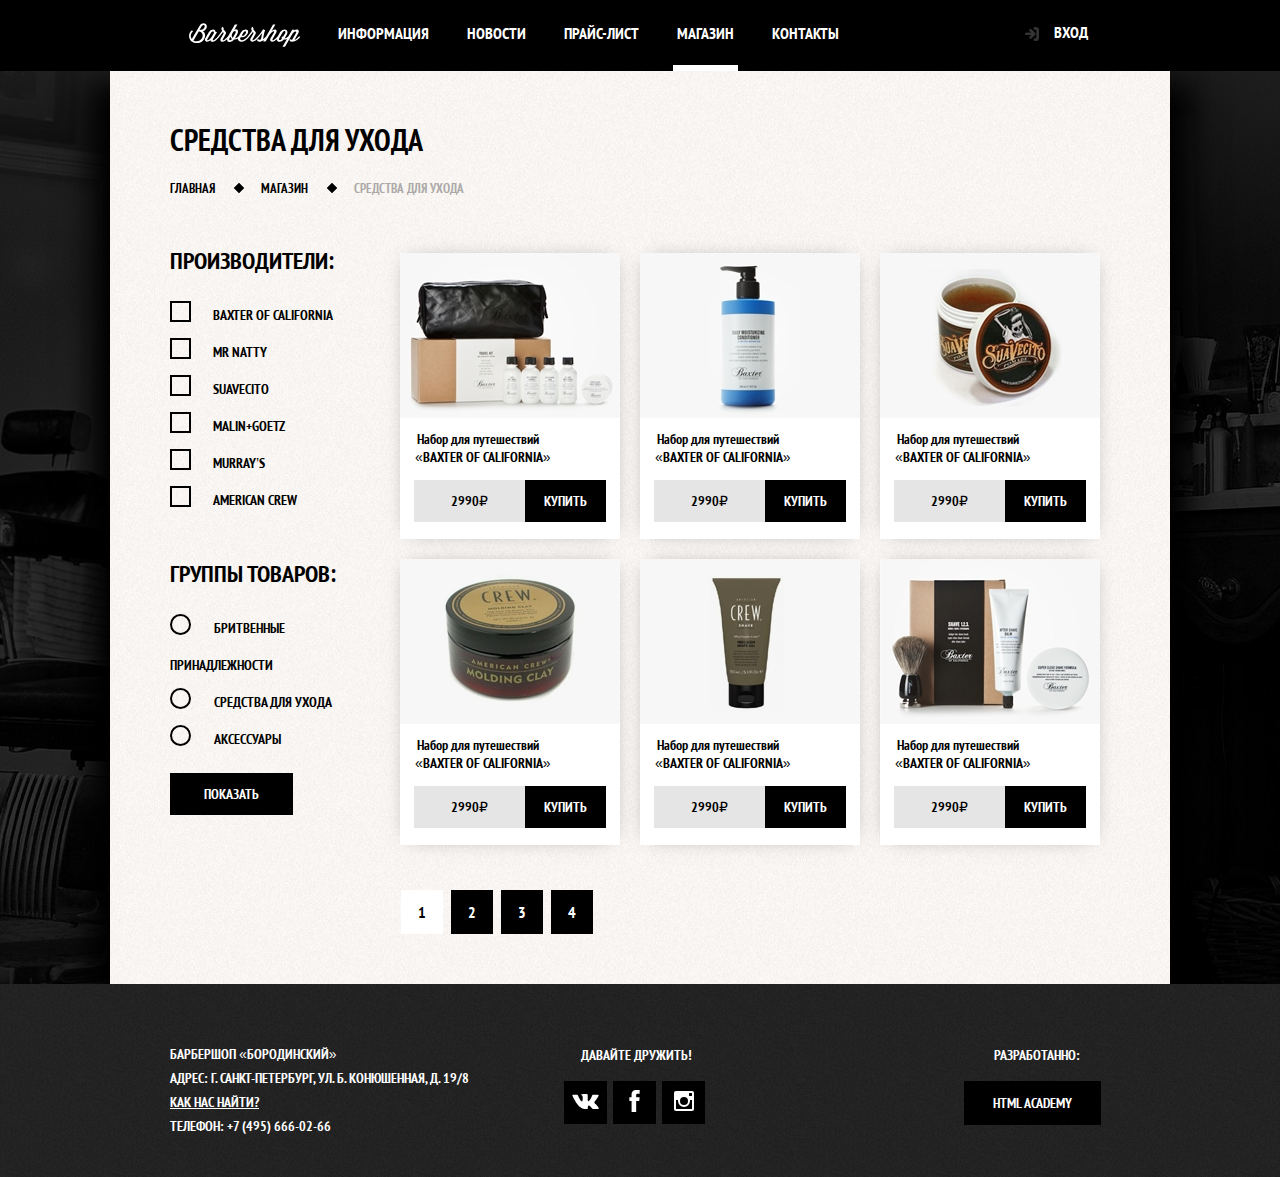
<file: shop.html>
<!DOCTYPE HTML>
<html>
<head>
<meta charset="utf-8"> 
<link rel="stylesheet" type="text/css" href="css/style.css" />
<meta name="viewport" content="width=device-width, initial-scale=1.0">


<title>Barbershop Shop</title>
</head>
<body>
	<header>
        <h1 class="visually-hidden">Барбершоп "Бородинский"</h1>
        <div class="container">
            <nav class="menu-top">
                <ul class="menu-top__left-menu">
                    <li><a href=""><img src="svg/logo.svg"></a></li>
                    <li><a href="">Информация</a></li>
                    <li><a href="">Новости</a></li>
                    <li><a href="price.html">Прайс-лист</a></li>
                    <li><a class="active" href="shop.html">Магазин</a></li>
                    <li><a href="">Контакты</a></li>
                </ul>
                <ul class="menu-top__right-menu">
                    <li><a class="register-button" href=""><img src="svg/login.svg" alt="" class="login-ico">Вход</a></li>
                </ul>
            </nav>
        </div>
    </header>
	<main>
		<div class="container">
			<div class="shop">
				<h2>Средства для ухода</h2>
				<ul class="breadcrumbs">
					<li><a class="crumb" href="">Главная</a></li>
					<li><a class="crumb" href="">Магазин</a></li>
					<li><a class="crumb active"href="">Средства для ухода</a></li>
				</ul>
				<div class="shop-content">
					<form action="get" class="product-filter">
						<h3>Производители:</h3>
						<ul class="productors-list">
							<li>
								<input type="checkbox" id="Baxter">
								<div class="checkbox"></div>
								<label for="Baxter">Baxter of California</label>
							</li>
							<li>
								<input type="checkbox" id="Natty">
								<div class="checkbox"></div>
								<label for="Natty">Mr Natty</label>
							</li>
							<li>
								<input type="checkbox" id="Suavecito">
								<div class="checkbox"></div>
								<label for="Suavecito">Suavecito</label>
							</li>
							<li>
								<input type="checkbox" id="Malin-Goetz">
								<div class="checkbox"></div>
								<label for="Malin-Goetz">Malin+Goetz</label>
							</li>
							<li>
								<input type="checkbox" id="Murray">
								<div class="checkbox"></div>
								<label for="Murray">Murray’s</label>
							</li>
							<li>
								<input type="checkbox" id="AmericanCrew">
								<div class="checkbox"></div>
								<label for="AmericanCrew">American Crew</label>
							</li>
						</ul>

						<h3>Группы товаров:</h3>
						<ul class="product-list">
							<li>
								<input type="radio" id="still" name="category">
								<div class="radio"></div>
								<label for="still">Бритвенные принадлежности</label>
							</li>
							<li>
								<input type="radio" id="cover" name="category">
								<div class="radio"></div>
								<label for="cover">Средства для ухода</label>
							</li>
							<li>
								<input type="radio" id="accseses" name="category">
								<div class="radio"></div>
								<label for="accseses">Аксессуары</label>
							</li>
						</ul>
						<button class="btn">Показать</button>
					</form>

					<div class="col">
						<div class="shop__product">
							<div class="product__card">
								<img src="img/prod1.jpg" height="165" width="220" alt="">
								<p class="category">Набор для путешествий</p>
								<p class="position">«Baxter of California»</p>
								<div class="price-wrapper">
									<p class="price">2990₽</p>
									<a href="" class="btn">Купить</a>
								</div>
							</div>

							<div class="product__card">
								<img src="img/prod2.jpg" height="165" width="220" alt="">
								<p class="category">Набор для путешествий</p>
								<p class="position">«Baxter of California»</p>
								<div class="price-wrapper">
									<p class="price">2990₽</p>
									<a href="" class="btn">Купить</a>
								</div>
							</div>

							<div class="product__card">
								<img src="img/prod3.jpg" height="165" width="220" alt="">
								<p class="category">Набор для путешествий</p>
								<p class="position">«Baxter of California»</p>
								<div class="price-wrapper">
									<p class="price">2990₽</p>
									<a href="" class="btn">Купить</a>
								</div>
							</div>

							<div class="product__card">
								<img src="img/prod4.jpg" height="165" width="220" alt="">
								<p class="category">Набор для путешествий</p>
								<p class="position">«Baxter of California»</p>
								<div class="price-wrapper">
									<p class="price">2990₽</p>
									<a href="" class="btn">Купить</a>
								</div>
							</div>

							<div class="product__card">
								<img src="img/prod5.jpg" height="165" width="220" alt="">
								<p class="category">Набор для путешествий</p>
								<p class="position">«Baxter of California»</p>
								<div class="price-wrapper">
									<p class="price">2990₽</p>
									<a href="" class="btn">Купить</a>
								</div>
							</div>

							<div class="product__card">
								<img src="img/prod6.jpg" height="165" width="220" alt="">
								<p class="category">Набор для путешествий</p>
								<p class="position">«Baxter of California»</p>
								<div class="price-wrapper">
									<p class="price">2990₽</p>
									<a href="" class="btn">Купить</a>
								</div>
							</div>
						</div>
						<ul class="product__pagination">
							<li><a class="pagination__button active" href="">1</a></li>
							<li><a class="pagination__button" href="">2</a></li>
							<li><a class="pagination__button" href="">3</a></li>
							<li><a class="pagination__button" href="">4</a></li>
						</ul>
					</div><!-- /.col -->
				</div><!-- /.shop-content -->
				<!-- ::::: PAGINATION :::::::: -->
			</div>
		</div>
	</main>
    <footer style="margin-top:0;">
        <div class="container flex-box">
            <div class="about">
                <p>БАРБЕРШОП «БОРОДИНСКИЙ» <br>
                АДРЕС: Г. САНКТ-ПЕТЕРБУРГ, УЛ. Б. КОНЮШЕННАЯ, Д. 19/8 <br>
                <a href="">КАК НАС НАЙТИ?</a><br>
                ТЕЛЕФОН: +7 (495) 666-02-66</p>
            </div><!-- /.about -->

            <div class="socials">
                <p>Давайте дружить!</p>
                <ul class="social__links">
                    <li class="soc-link"><a href="">
                            <p class="visually-hidden">Вконтакте</p>
                            <svg xmlns="http://www.w3.org/2000/svg" width="27" height="15" viewBox="0 0 26.14 14.91"><path d="M26 13.47l-.09-.17a13.55 13.55 0 0 0-2.6-3q-.87-.83-1.1-1.12A1 1 0 0 1 22 8a10.27 10.27 0 0 1 1.22-1.78l.88-1.16q2.35-3.13 2-4L26 .94a.8.8 0 0 0-.4-.22 2.14 2.14 0 0 0-.87 0h-3.92a.51.51 0 0 0-.27 0h-.3a.6.6 0 0 0-.15.14.93.93 0 0 0-.14.24 22.22 22.22 0 0 1-1.46 3.06q-.5.84-.93 1.46a7 7 0 0 1-.71.91 4.94 4.94 0 0 1-.52.47q-.23.18-.35.15l-.23-.05a.9.9 0 0 1-.31-.33 1.49 1.49 0 0 1-.16-.53V1.6a3.14 3.14 0 0 0 0-.62 2.12 2.12 0 0 0-.14-.44.73.73 0 0 0-.28-.33 1.57 1.57 0 0 0-.46-.18A9 9 0 0 0 12.57 0a8.93 8.93 0 0 0-3.25.33 1.83 1.83 0 0 0-.52.41q-.25.3-.07.33a1.67 1.67 0 0 1 1.16.59l.08.16a2.6 2.6 0 0 1 .19.63 6.32 6.32 0 0 1 .12 1 10.59 10.59 0 0 1 0 1.7q-.07.71-.13 1.1a2.21 2.21 0 0 1-.18.64 2.69 2.69 0 0 1-.16.3l-.07.07a1 1 0 0 1-.37.07.86.86 0 0 1-.46-.19 3.27 3.27 0 0 1-.56-.52 7 7 0 0 1-.66-.93q-.37-.6-.76-1.42l-.22-.39q-.2-.38-.56-1.11t-.62-1.43A.9.9 0 0 0 5.2.9h-.07a.93.93 0 0 0-.22-.16A1.44 1.44 0 0 0 4.6.65L.87.68A1 1 0 0 0 .1.94L0 1a.44.44 0 0 0 0 .22 1.08 1.08 0 0 0 .08.37Q.9 3.53 1.86 5.31t1.66 2.87Q4.23 9.27 5 10.24t1 1.24l.37.41.34.33a8.06 8.06 0 0 0 1 .78 16.34 16.34 0 0 0 1.4.9 7.6 7.6 0 0 0 1.79.72 6.19 6.19 0 0 0 2 .22h1.57a1.08 1.08 0 0 0 .72-.3l.05-.07a.9.9 0 0 0 .1-.25 1.38 1.38 0 0 0 0-.37 4.48 4.48 0 0 1 .09-1.05 2.77 2.77 0 0 1 .23-.71 1.74 1.74 0 0 1 .29-.4 1.19 1.19 0 0 1 .23-.2h.11a.86.86 0 0 1 .77.21 4.52 4.52 0 0 1 .83.79q.39.47.93 1.05a6.41 6.41 0 0 0 1 .87l.27.16a3.31 3.31 0 0 0 .71.3 1.53 1.53 0 0 0 .76.07l3.48-.05a1.58 1.58 0 0 0 .8-.17.68.68 0 0 0 .34-.37 1.06 1.06 0 0 0 0-.46 1.71 1.71 0 0 0-.1-.36z" fill="#fff"/></svg>
                        </a>
                    </li>
                    <li class="soc-link"><a href="">
                            <p class="visually-hidden">Фейсбук</p>
                            <svg xmlns="http://www.w3.org/2000/svg" width="19" height="22" viewBox="0 0 10.15 21.74"><path d="M3.34 1.12A4.77 4.77 0 0 1 6.53 0h3.61v3.81H7.81a1.07 1.07 0 0 0-1.09.83v2.55h3.42c-.08 1.23-.24 2.45-.41 3.67h-3v10.87H2.21V10.86H0V7.21h2.19V3.66a3.83 3.83 0 0 1 1.15-2.54z" fill="#fff"/></svg>
                        </a>
                    </li>
                    <li class="soc-link"><a href="">
                            <p class="visually-hidden">Инстаграм</p>
                            <svg xmlns="http://www.w3.org/2000/svg" width="20" height="20" viewBox="0 0 20 20"><path d="M18 0H2a2 2 0 0 0-2 2v16a2 2 0 0 0 2 2h16a2 2 0 0 0 2-2V2a2 2 0 0 0-2-2zm-8 6a4 4 0 1 1-4 4 4 4 0 0 1 4-4zM2.5 18a.47.47 0 0 1-.5-.5V9h2.1a3.4 3.4 0 0 0-.1 1 6 6 0 1 0 12 0 3.4 3.4 0 0 0-.1-1H18v8.5a.47.47 0 0 1-.5.5zM18 4.5a.47.47 0 0 1-.5.5h-2a.47.47 0 0 1-.5-.5v-2a.47.47 0 0 1 .5-.5h2a.47.47 0 0 1 .5.5z" fill="#fff"/></svg>
                        </a>
                    </li>
                </ul>
            </div><!-- /.socials -->
            <div class="copyright">
                <p>Разработанно:</p>
                <a href="" class="btn">HTML Academy</a>
            </div><!-- /.copyright -->
        </div><!-- /.container -->
    </footer>

<!-- :::::REGISTER POPUP:::::::::::-->
<div class="popup-container" id="register">
    <div class="register-popup">
        <div class="register-popup-close"></div>
        <form class="register-form">
            <h2>Личный кабинет</h2>
            <p>Введите пожалуйста свой логин и пароль</p>
            <label for="login" class="visually-hidden">Логин</label>
            <input type="text" id="login" name="login" placeholder="Логин">
            <span><img src="svg/user.svg" class="input-ico"></span><br>
            <label for="password" class="visually-hidden">Пароль</label>
            <input type="password" id="password" name="password" placeholder="Пароль">
            <span><img src="svg/lock.svg" class="input-ico"></span>
            <div class="remember-block-wrapper">
                <input type="checkbox" id="remember-me" name="remember_me">
                <div class="checkbox"></div>
                <label for="remember-me">Запомните меня</label>
                <a href="" class="">Я забыл пароль!</a>
            </div>
            <button type="submit" class="btn">Войти</button>
        </form>
    </div>
</div>

<!-- ::::::: SCRIPTS ::::::::: -->
<script src="js/scripts.js"></script>
</body>
</html>
</file>
<file: css/style.css>
/*::::::::::: BASE STYLES ::::::::::::::::::::::*/


@font-face {
	font-family: "PT Sans Narrow";
	src: url('../fonts/web/ptsansnarrowbold.woff2');
	font-weight: 700;
	font-style: normal;
}
body {
	font-family: "PT Sans Narrow", sans-serif;
	margin: 0;
	padding: 0;
	text-transform: uppercase;
	background-image: url(../img/mainbg.jpg);
	background-position:top;
	background-color: #000;
	background-repeat: no-repeat;
}
h2{
	font-size: 30px;
}
p{
	font-size:14px;

}
.visually-hidden{
	position: absolute;
	top: -2000px;
}
.container {
	width: 940px;
	margin-left: auto;
	margin-right: auto;
	margin-top: 0;
	border: 0;
}
.btn{
	color: #fff;
	font-size:14px;
	padding:12px 34px;
	background-color: #000;
	border: 0;
	font-family: inherit;
	text-transform: uppercase;
	text-decoration: none;
}
	.btn:hover{
		background-color:#663d15;
	}
header {
	background-color: #000;
	margin: 0;
	padding: 0;
	min-height: 71px;
}
ul {
	list-style: none;
}
header a {
	font-size: 16px;
	color: #fff;
	text-decoration: none;
	text-transform: uppercase;
}
section.promo{
	color:#f7f4f1;
	margin-bottom: 82px;
}
.widget{
	background-color: #D3D7CFFF;
	background-image: url(../img/widgetbg.jpg);
	background-repeat: repeat;
}
label{
	display: block;
	margin-left: 16px;
	margin-top: 14px;
	margin-bottom: 8px;
}
input{
	font-family: inherit;
	box-sizing: border-box;
	width:140px;
	border-radius: 0;
	border:2px solid #000;
	padding: 10px 14px;
	background-color:#f9f6f3;
}
	input:focus{
		border:2px solid #663d15;
		outline: 1px solid #663d15;
	}
footer{
	background-color: #2E3436FF;
	background-image: url(../img/footerbg.jpg);
	background-repeat: repeat;
	margin-top: 65px;
}
footer p{
	color:#fff;
}
.about a{
	color:#fff;
}

/*------ END BASE SYLES -----------*/


/*::::::: HEADER :::::::::::::::::::*/

.menu-top{
	display: flex;
	justify-content:space-between;
}
	.menu-top__left-menu{
		display: flex;
		justify-content:space-between;
		margin:0;
		padding:0px 0px;
	}
		.menu-top__left-menu li{
			display: flex;
			margin:0;
			padding:0;
		}
		.menu-top__left-menu a{
			margin:0;
			padding:23px 19px;
			padding-bottom: 20px;
		}
		.menu-top__left-menu a.active{
			position:relative;
		}
		.menu-top__left-menu a.active::before{
			position:absolute;
			content:"";
			bottom:0px;
			left:15px;
			background-color:#fff;
			width:65px;
			height:6px;
		}
	.menu-top__right-menu{
		margin:0;
		padding:0;
	}
		.menu-top__right-menu li{
			display: flex;
			margin:0;
			padding:0;
		}
		.menu-top__right-menu a{
			margin:0;
			padding:22px 22px;
			padding-left: 40px;
			position: relative;
			padding-bottom: 29px;
		}
		.menu-top__right-menu .login-ico{
			position: absolute;
			top: 26px;
			left: 10px;
			opacity: 0.2;
		}
	.menu-top a:hover{
		background-color: #323232;
	}
	.menu-top a:hover .login-ico{
		opacity: 1;
	} 

/*----- end header --------------*/

/*:::::::: MAIN :::::::::::::::::*/
.promo{
	text-align: center;
}
	.promo__logo{
		margin-top: 61px;
		margin-bottom:42px;

		box-sizing: border-box;
		width: 370px;
		height: auto;
	}

	.promo__edges{
		padding: 0;
		margin:0;
		margin-bottom: 20px;
		display:flex;
		justify-content:space-between;
	}
		.edge{
			max-width: 300px;
		}
		.edge h2{
			margin-bottom: 7px;
		}
		.edge img{
			margin-bottom: 18px;
		}
		.edge p{
			line-height: 24px;
			margin: 0;
		}

.widget{
	position:relative;
	margin:0;
	padding:47px 80px;
	display: flex;
	justify-content:space-between;
	margin-bottom: 36px;
	padding-bottom: 50px;
}
	.
	.widget h2{
		margin-top: 0;
		margin-bottom:19px;
	}
	.widget p{
		line-height: 24px;
		margin: 0;
	}
	.widget .slider{
		border: 7px solid #fff;
		margin-top: 4px;
		margin-bottom:20px;
	}
	.widget__left-block{
		box-sizing:border-box;
		width: 360px;
	}
	.widget__news__scroll-area{
		overflow: auto;
		max-height: 300px;
		padding-bottom: 1px;
	}
	.widget__left-block .date{
		margin-top: 0px;
		margin-bottom:10px;
		text-transform: none;
		display: block;
		padding-bottom: 12px;
	}
	.widget__left-block .btn.all-news{
		margin-top: 8px;
		display: inline-block;
	}
	.widget__right-block{
		width:300px;
	}
	.slider-controls{
		display: flex;
		justify-content:space-between;
		margin-top: 14px;
		margin-bottom:0;
	}

	.widget.widget-contacts .widget__left-block > p{
		margin-bottom:20px
	}
		.slider-controls .btn{
			padding: 13px 50px;
		}

	
	.buttons-wraper{
		margin-top: 24px;
		display:flex;
		justify-content:space-between;
		width: 300px;
	}
		.buttons-wraper .btn{
			padding: 13px 25px;
		}

	.widget__right-block form{
		margin-top: 15px;
	}
		.input-wraper{
			display: flex;
			justify-content: space-between;
			margin-top: -15px;
		}
			.feedback button.btn{
				display:block;
				width: 100%;
				margin-top: 22px;
			}
	
	.container.flex-box{
		display:flex;
		justify-content:flex-start;
		padding-top: 48px;
	}

/*------- end main ------------------*/


/*:::::::: FOOTER ::::::::::::::::::::*/


	footer{
		height:193px;
	}
		.about p{
			line-height:24px;
			margin-top: 10px;
		}
			
		.socials{
			margin-left: 95px;
		}
			.socials p{
				margin-left: 17px;
				margin-bottom: 17px;
			}
			.social__links{
				display:flex;
				justify-content:space-between;
				width: 141px;
				padding: 0;
			}
			.social__links li{
				display:flex;
				justify-content:center;
				align-content:center;
				align-items:center;
				background-color:#000;
				width:43px;
				height:43px;
			}
				.soc-link:hover path{
					fill:#000;
				}
				.soc-link:hover{
					background-color:#fff;
				}
			
		.copyright{
			margin-left: 259px;
		} p{}
			.copyright p{
				margin-bottom: 17px;
				margin-left: 30px;
			}
			.copyright a.btn{
				padding: 13px 29px;
				display: block;
			}
				.copyright a.btn:hover{
					background-color:#fff;
					color:#000;
				}

/*-------- end footer -----------------*/

/*::::::::::::::::::::::::::::::::::::::*/
/*::::::::: POPUPS :::::::::::::::::::::*/
/*::::::::::::::::::::::::::::::::::::::*/

/*::::::::: REGISTER POPUP :::::::::::::::::::::*/

.popup-container{
	position:fixed;
	top:0;
	left:-10000px;
	width:100%;
	height:100%;
	display:flex;
	justify-content:space-between;
	background-color:rgba(0,0,0,0.8);
}
.register-popup{
	position:relative;
	top:118px;
	margin-top:0px;
	margin-left:auto;
	margin-right:auto;
	padding:47px 80px;
	padding-right: 60px;
	box-sizing:border-box;
	width:460px;
	height:385px;
	background-color:#f9f6f3;
	background-image:url(../img/widgetbg.jpg);
}
.register-popup-show{
	left:0;
}
	.register-form{
		margin:0;
		padding:0;

		width:100%;
		height:100%;
	}
		.register-form h2{
			margin-top:0;
			margin-bottom:20px
		}
		.register-form p{
			margin-bottom:14px;
		}
		.register-form input{
			margin-bottom:10px;
			width:300px;
			text-transform: uppercase;
			padding-right: 40px;
		}
			.register-form .input-ico{
				opacity:0.5;
				position:relative;
				top:2px;
				right:33px;
			}
			.remember-block-wrapper{
				position:relative;
				font-size:14px;
			}
				.checkbox{
					position:absolute;
					top:5px;
					width:17px;
					height:17px;
					border:2px solid #000;
					z-index:0;
				}
					.checkbox::before,
					.checkbox::after{
						opacity:0;
						position:absolute;
						top:8px;
						left:1px;
						content:"";
						border: 1px solid #000;
						width:13px;
						height:0px;
					}
					.checkbox::before{
						transform: rotate(45deg);
					}
					.checkbox::after{
						transform:rotate(-45deg);
					}
					.register-form input[type=checkbox]{
						position:relative;
						opacity:0;
						z-index:1;
					}
					.register-form input[type=checkbox]:hover{
						cursor:pointer;
					}
					.register-form input[type=checkbox]:checked + .checkbox::before{
						opacity:1;
					}
					.register-form input[type=checkbox]:checked + .checkbox::after{
						opacity:1;
					}
				.remember-block-wrapper input{
					display: inline;
					margin-top:8px;
					width:15px;
				}
				.remember-block-wrapper label{
					display:inline;
					margin-left:7px;
				}
				.remember-block-wrapper label:hover{
					cursor:pointer;
				}
				.remember-block-wrapper a{
					display: inline;
					margin-left:70px;
					color:#000;
					text-decoration:none;
				}
				.remember-block-wrapper a:hover{
					text-decoration:underline;
				}
		.register-form button{
			display:block;
			width:300px;
			margin-top:10px;
		}
	.register-popup-close{
		position:absolute;
		top: 6px;
		right:-36px;
		width: 25px;
		height: 25px;
		z-index:2;
	}
	.register-popup-close:hover{
		cursor:pointer;
	}
		.register-popup-close::before,
		.register-popup-close::after{
			position:absolute;
			content:"";
			background-color:#d0d0d0;
			top: 11px;
			left:2px;
			width: 22px;
			height: 4px;
		}
		.register-popup-close::before{
			transform:rotate(45deg);
		}
		.register-popup-close::after{
			transform:rotate(-45deg);
		}
/*----------- end register popup --------*/

/*::::::::::: MAP POPUP :::::::::::::::::*/
.map-popup {
	position:relative;
	top:118px;
	margin-top:0px;
	margin-left:auto;
	margin-right:auto;
	
	box-sizing:border-box;
	width:780px;
	height:575px;
	border:7px solid #fff;
}
	.static-map{
		width:100%;
		height:100%;	
	}
	.map-popup-close{
		position:absolute;
		top:0px;
		right:-15px;
	}
	.map-popup-close:hover{
		cursor:pointer;
	}
		.map-popup-close::before,
		.map-popup-close::after{
			position:absolute;
			content:"";
			background-color:#d0d0d0;
			top: 11px;
			left:2px;
			width: 22px;
			height: 4px;
		}
		.map-popup-close::before{
			transform:rotate(45deg);
		}
		.map-popup-close::after{
			transform:rotate(-45deg);
		}
	.map-popup-show{
		left:0;
	}
/*  ------ end popups ----------*/

/*------ END INDEX.HTML ---------*/


/*:::::::::::::::::::::::::::::::*/
/*::::::: SHOP.HTML :::::::::::::*/
/*:::::::::::::::::::::::::::::::*/
.col{
	display: flex;
	flex-direction: column;
	align-items:flex-start
}
.shop{
	margin-left: -60px;
	margin-right: -60px;
	padding-top: 49px;
	padding-left: 60px;
	padding-right:60px;
	padding-bottom:33px;
	background-image:url(../img/widgetbg.jpg);
	background-color:#D3D7CFFF;
	box-shadow: 0px 30px 29px 20px rgba(0,0,0);
}
	.shop h2{
		margin-top:0px;
		margin-bottom:21px
	}
	.shop-content h3{
		margin-top: -8px;
		margin-bottom:20px;
		font-size:24px;
	}
	.breadcrumbs{
		display:flex;
		font-size:13px;
		margin-top:0px;
		margin-left:-10px;
		margin-bottom: 56px;
		padding-left:0px;
		list-style-image:url("../img/romb.png");
	}
	.breadcrumbs .crumb{
		color:#000;
		text-decoration:none;
	}
	.breadcrumbs .crumb:hover{
		text-decoration: underline;
	}
	.breadcrumbs .active{
		color:#aba9a7;
	}
	.breadcrumbs li:first-child{
		list-style:none;
	}
		.breadcrumbs li{
			margin-right:36px;
			padding-left:10px
		}

	.shop-content{
		display: flex;
	}
		.shop__product{
			margin-top:-10px;
			padding-left:8px;
			display:flex;
			width:728px;
			box-sizing:border-box;
			flex-wrap:wrap;	
		}
			.productors-list{
					padding-left: 0px;
					margin-bottom:48px;
			}
			.productors-list input[type=checkbox]{
				opacity: 0;
			}
				

				.productors-list input[type=checkbox]:hover{
					cursor:pointer;
				}
				.productors-list input[type=checkbox]:checked + .checkbox::before{
					opacity:1;
				}
				.productors-list input[type=checkbox]:checked + .checkbox::after{
					opacity:1;
				}
			
				.productors-list li{
					position:relative;
					line-height:36px;
				}
					.product-filter label{
						display: inline;
						font-size:14px;
						padding-left:3px;
						cursor:pointer;
					}
					.product-filter input{
						/*display: inline;*/
						width:14px;
					}
			.product-list{
				padding-left:0;
			}
			.radio{
				position:absolute;
				top:5px;
				width:17px;
				height:17px;
				border:2px solid #000;
				border-radius:50%;
				z-index:0;
			}
			.radio::before{
				content:"";
				opacity:0;
				position:absolute;
				top:5px;
				left:5px;
				border:none;
				border-radius:50%;
				width:7px;
				height:7px;
				background-color:#000;
			}
			input[type=radio]{
				opacity:0;
			}
			input[type=radio]:checked + .radio::before{
				opacity:1;
			}
				.product-list li{
					position: relative;
					line-height: 36px;
				}

		.product__card{
			display: flex;
			flex-direction:column;
			box-sizing: border-box;
			border:0;
			width:220px;
			height:286px;
			background-color: #fff;
			margin:10px;
			box-shadow:0px 0px 20px -10px rgba(0,0,0,0.5);
			
		}
		.product__card:hover{
			box-shadow:0px 0px 10px 0px rgba(0,0,0,0.5);
		}

			.product__card .category{
				margin-top:12px;
				margin-bottom:0px;
				margin-left:17px;
				text-transform:none
			}
			.product__card .position{
				margin:0;
				margin-left:15px;
			}
			.price-wrapper{
				display:flex;
				justify-content:center;
				align-items:center;
				margin-left:0px
			}
				.price-wrapper .price{
					padding:12px 37px;
					background-color:#e5e5e5;
				}
				.price-wrapper .btn{
					padding:12px 19px;
				}
		.product__pagination{
			margin-top:37px;
			display:flex;
			justify-content:space-between;
			width:auto;
			padding-left:19px;
			align-items:center;
			align-content:center;
		}
			.product__pagination .active{
				background-color:#fff;
				color:#000;
			}
			.product__pagination li{
				width: 43px;
				height: 43px;
				padding:0px;
				margin-right:7px;
			}
			.pagination__button{
				text-align:center;
				background-color:#000;
				color:#fff;
				width:100%;
				height:100%;
				line-height:40px;
				padding: 12px 17px;
				text-decoration: none;
			}

/*----- end shop.html -----------*/


/*:::::::::::::::::::::::::::::::*/
/*::::::: ITEM.HTML :::::::::::::*/
/*:::::::::::::::::::::::::::::::*/

.item-big{
	margin:0px;
	margin-bottom:13px;
	box-shadow:0px 0px 20px -10px rgba(0,0,0,0.5);
}
.item-big:hover{
	box-shadow:0px 0px 10px 0px rgba(0,0,0,0.5);
}

.item-wrapper{
	display: flex;
	margin-bottom:6px;
}
	
	.item-mini:first-child{
		margin-left: 0px;
	}
	.item-mini{
		margin:10px;
		box-shadow:0px 0px 20px -10px rgba(0,0,0,0.5);
	}
	.item-mini:hover{
		box-shadow:0px 0px 10px 0px rgba(0,0,0,0.5);
	}
	.item-mini:nth-child(3n){
		margin-right:0px;
	}
.product-description{
	margin-left:90px;
	width:375px;
	padding-top:10px;
}
	.product-description__info{
		display: flex;
		justify-content:space-between;
		width: 380px;
		margin-bottom:18px;
	}
		.product-description__info .art{
			color:#aeaeae;
		}
	.product-description__desc{
		line-height:24px;
		margin-bottom:22px;
	}
	.product-description .price-wrapper{
		justify-content:flex-start;
		margin-bottom:56px;
	}
	.product-complect{}
	
		.product-complect .header{
			margin-bottom: 27px;
		}
		.product-complect__list{
			padding-left:20px;
			font-size:14px;
			line-height:24px;
			list-style-image: url(../img/romb.png);
		}

/* --------- end iten.html ---------------*/

/*:::::::::::::::::::::::::::::::*/
/*::::::: ITEM.HTML :::::::::::::*/
/*:::::::::::::::::::::::::::::::*/

.price-list__header-flex{
	display: flex;
	justify-content: space-between;
	align-items: center;
	width: 940px;
	margin-bottom: 13px;
	margin-top: -12px;
}
	
.price-list{
	margin-bottom:55px;
}

	.price-list__header-flex h1{
		font-size: 48px;
		margin:0px;
	}
	.price-list-row{
		display:flex;
		justify-content:flex-start;
		margin-bottom:-10px;
		margin-left:-30px;
	}
	.price-list-col{
		width:420px;
		margin-left:30px;
		margin-right:30px;
	}
	.price-list  h3{
		font-size:24px;
		margin-top: 40px;
		margin-bottom: 27px;
	}
	.price-list .what-we-use {
		margin-top: -7px;
		margin-bottom:20px;
		font-size:14px;
		line-height:37px;
		padding-left:18px;
		list-style-image: url(../img/romb.png);
	}

	.price-table{
		display: table;
		font-size:14px;
		border-collapse:collapse;
		width:458px;
		height:124px;
		margin-top:33px;
		
		border:1px solid #000;
	}
		.table-row{display: table-row;}
		.table-cell{
			display: table-cell;
			border:2px solid #000;
			padding:10px 10px;
		}
	.price-list p{
		margin:0px;
		max-width:400px;
		font-size:14px;
		line-height:24px;
	}
</file>
